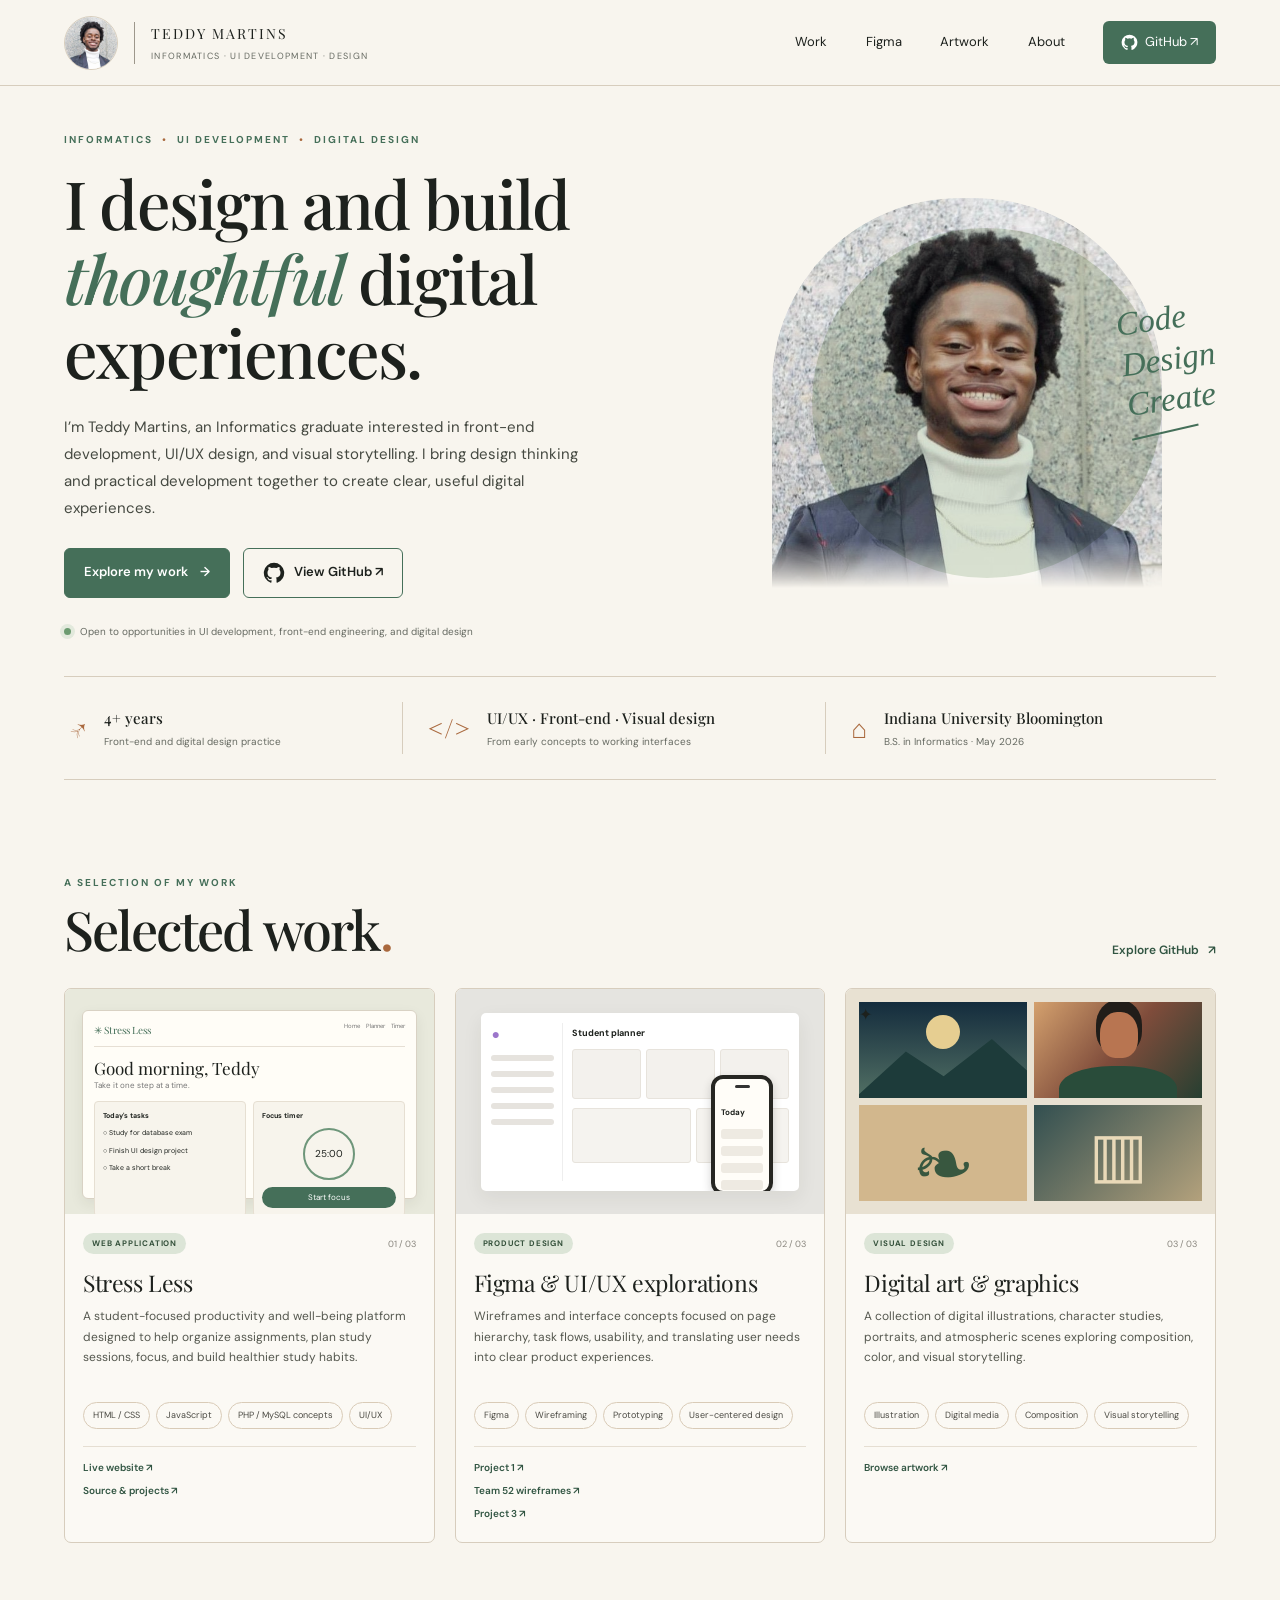
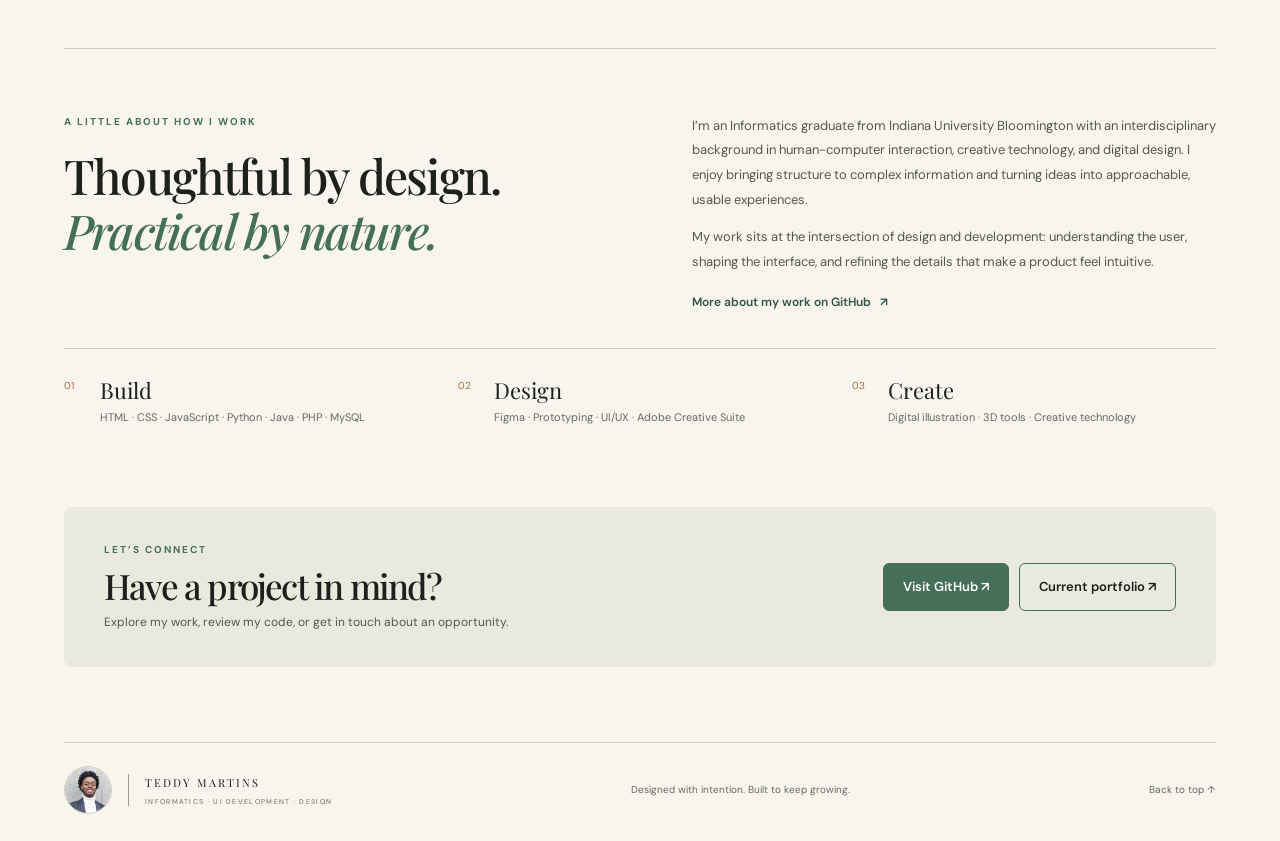
<file: index.html>
<!DOCTYPE html>
<html lang="en">

<head>
  <meta charset="UTF-8">
  <meta name="viewport" content="width=device-width, initial-scale=1.0">
  <meta name="description"
    content="Teddy Martins — Informatics graduate, UI developer, and digital designer. Explore web applications, Figma projects, and visual artwork.">
  <meta name="theme-color" content="#f8f5ee">
  <title>Teddy Martins | UI Development & Digital Design</title>
  <link rel="preconnect" href="https://fonts.googleapis.com">
  <link rel="preconnect" href="https://fonts.gstatic.com" crossorigin>
  <link
    href="https://fonts.googleapis.com/css2?family=DM+Sans:wght@400;500;600;700&family=Playfair+Display:ital,wght@0,500;0,600;0,700;1,500;1,600&display=swap"
    rel="stylesheet">
  <link rel="stylesheet" href="styles.css">
</head>

<body>
  <a class="skip-link" href="#main">Skip to content</a>
  <header class="site-header">
    <a class="brand" href="#top" aria-label="Teddy Martins home">
      <img class="brand-photo" src="teddy-headshot.jpg" alt="Teddy Martins headshot"><span class="brand-divider"></span>
      <span class="brand-name">TEDDY MARTINS<small>INFORMATICS · UI DEVELOPMENT · DESIGN</small></span>
    </a>
    <button class="menu-toggle" aria-expanded="false" aria-controls="site-nav">Menu <span
        aria-hidden="true">☰</span></button>
    <nav id="site-nav" class="site-nav" aria-label="Main navigation">
      <a href="#work">Work</a><a href="#design">Figma</a><a href="#artwork">Artwork</a><a href="#about">About</a>
      <a class="nav-cta" href="https://github.com/TeddyMartins" target="_blank" rel="noopener noreferrer"><svg
          class="github-icon nav-github-icon" aria-hidden="true" viewBox="0 0 24 24">
          <path fill="currentColor"
            d="M12 .9a11.1 11.1 0 0 0-3.51 21.63c.56.1.76-.24.76-.54v-2.08c-3.1.67-3.76-1.32-3.76-1.32-.51-1.3-1.24-1.65-1.24-1.65-1.01-.69.08-.68.08-.68 1.12.08 1.71 1.15 1.71 1.15.99 1.7 2.6 1.21 3.23.93.1-.72.39-1.21.71-1.49-2.47-.28-5.07-1.24-5.07-5.5 0-1.22.44-2.22 1.15-3-.12-.28-.5-1.42.11-2.96 0 0 .94-.3 3.05 1.15a10.6 10.6 0 0 1 5.55 0c2.11-1.45 3.05-1.15 3.05-1.15.61 1.54.23 2.68.11 2.96.72.78 1.15 1.78 1.15 3 0 4.27-2.6 5.21-5.08 5.49.4.35.76 1.02.76 2.06v3.09c0 .3.2.65.77.54A11.1 11.1 0 0 0 12 .9Z" />
        </svg> GitHub ↗</a>
    </nav>
  </header>

  <main id="main">
    <section class="hero section-wrap" id="top">
      <div class="hero-copy">
        <p class="eyebrow">INFORMATICS <span>•</span> UI DEVELOPMENT <span>•</span> DIGITAL DESIGN</p>
        <h1>I design and build <em>thoughtful</em> digital experiences.</h1>
        <p class="hero-intro">I’m Teddy Martins, an Informatics graduate interested in front-end development, UI/UX
          design, and visual storytelling. I bring design thinking and practical development together to create clear,
          useful digital experiences.</p>
        <div class="hero-actions">
          <a class="button button-primary" href="#work">Explore my work <span aria-hidden="true">→</span></a>
          <a class="button button-secondary" href="https://github.com/TeddyMartins" target="_blank"
            rel="noopener noreferrer"><svg class="github-icon" aria-hidden="true" viewBox="0 0 24 24">
              <path fill="currentColor"
                d="M12 .9a11.1 11.1 0 0 0-3.51 21.63c.56.1.76-.24.76-.54v-2.08c-3.1.67-3.76-1.32-3.76-1.32-.51-1.3-1.24-1.65-1.24-1.65-1.01-.69.08-.68.08-.68 1.12.08 1.71 1.15 1.71 1.15.99 1.7 2.6 1.21 3.23.93.1-.72.39-1.21.71-1.49-2.47-.28-5.07-1.24-5.07-5.5 0-1.22.44-2.22 1.15-3-.12-.28-.5-1.42.11-2.96 0 0 .94-.3 3.05 1.15a10.6 10.6 0 0 1 5.55 0c2.11-1.45 3.05-1.15 3.05-1.15.61 1.54.23 2.68.11 2.96.72.78 1.15 1.78 1.15 3 0 4.27-2.6 5.21-5.08 5.49.4.35.76 1.02.76 2.06v3.09c0 .3.2.65.77.54A11.1 11.1 0 0 0 12 .9Z" />
            </svg> View GitHub ↗</a>
        </div>
        <div class="hero-note"><span class="status-dot"></span> Open to opportunities in UI development, front-end
          engineering, and digital design</div>
      </div>
      <div class="hero-art" aria-label="Portrait of Teddy Martins">
        <div class="portrait-circle" aria-hidden="true"></div>
        <img class="hero-headshot" src="teddy-headshot.jpg"
          alt="Teddy Martins wearing a dark patterned blazer and white turtleneck">
        <p class="handwritten-note" aria-label="Code, Design, Create">Code<br>Design<br>Create<span></span></p>
      </div>
    </section>

    <section class="proof-strip section-wrap" aria-label="Professional highlights">
      <div class="proof-item"><span class="proof-icon">↗</span>
        <div><strong>4+ years</strong>
          <p>Front-end and digital design practice</p>
        </div>
      </div>
      <div class="proof-item"><span class="proof-icon">&lt;/&gt;</span>
        <div><strong>UI/UX · Front-end · Visual design</strong>
          <p>From early concepts to working interfaces</p>
        </div>
      </div>
      <div class="proof-item"><span class="proof-icon">⌂</span>
        <div><strong>Indiana University Bloomington</strong>
          <p>B.S. in Informatics · May 2026</p>
        </div>
      </div>
    </section>

    <section class="work-section section-wrap" id="work">
      <div class="section-heading">
        <div>
          <p class="eyebrow">A SELECTION OF MY WORK</p>
          <h2>Selected work<span class="heading-period">.</span></h2>
        </div><a class="text-link" href="https://github.com/TeddyMartins" target="_blank"
          rel="noopener noreferrer">Explore GitHub <span>↗</span></a>
      </div>
      <div class="project-grid">
        <article class="project-card project-stress">
          <a class="project-image stress-image" href="https://teddymartins.github.io/Stress-Less/" target="_blank"
            rel="noopener noreferrer" aria-label="Open Stress Less web application">
            <div class="mini-app">
              <div class="mini-app-header">✳ Stress Less <span>Home　Planner　Timer</span></div>
              <h3>Good morning, Teddy</h3>
              <p>Take it one step at a time.</p>
              <div class="mini-app-grid">
                <div><b>Today's tasks</b>
                  <p>○ Study for database exam</p>
                  <p>○ Finish UI design project</p>
                  <p>○ Take a short break</p>
                </div>
                <div><b>Focus timer</b>
                  <div class="small-ring">25:00</div><span class="mini-pill">Start focus</span>
                </div>
              </div>
              <div class="mini-moods">How are you feeling?　☺　☻　◉　☹</div>
            </div>
            <span class="image-link">Open live project ↗</span>
          </a>
          <div class="project-info">
            <div class="project-meta"><span class="category">WEB APPLICATION</span><span class="project-number">01 /
                03</span></div>
            <h3>Stress Less</h3>
            <p class="project-summary">A student-focused productivity and well-being platform designed to help organize
              assignments, plan study sessions, focus, and build healthier study habits.</p>
            <div class="project-tags"><span>HTML / CSS</span><span>JavaScript</span><span>PHP / MySQL
                concepts</span><span>UI/UX</span></div>
            <div class="project-links"><a href="https://teddymartins.github.io/Stress-Less/" target="_blank"
                rel="noopener noreferrer">Live website ↗</a><a href="https://github.com/TeddyMartins" target="_blank"
                rel="noopener noreferrer">Source & projects ↗</a></div>
          </div>
        </article>

        <article class="project-card" id="design">
          <a class="project-image design-image"
            href="https://www.figma.com/design/KIwtm28Q2ZvNXwKmXhsaLS/Team-52---Wireframes--Copy-?m=auto&t=tbq0WlHyM6s2VYtb-1"
            target="_blank" rel="noopener noreferrer" aria-label="Open Team 52 Stress Less Figma wireframes">
            <div class="figma-canvas">
              <div class="canvas-sidebar"><span class="figma-logo">●</span><i></i><i></i><i></i><i></i><i></i></div>
              <div class="canvas-main"><b>Student planner</b>
                <div class="canvas-cards"><span></span><span></span><span></span></div>
                <div class="canvas-bottom"><span></span><span></span></div>
              </div>
              <div class="phone-frame">
                <div class="phone-speaker"></div><b>Today</b><i></i><i></i><i></i><i></i><span></span>
              </div>
            </div>
            <span class="image-link">Open Figma file ↗</span>
          </a>
          <div class="project-info">
            <div class="project-meta"><span class="category">PRODUCT DESIGN</span><span class="project-number">02 /
                03</span></div>
            <h3>Figma & UI/UX explorations</h3>
            <p class="project-summary">Wireframes and interface concepts focused on page hierarchy, task flows,
              usability, and translating user needs into clear product experiences.</p>
            <div class="project-tags">
              <span>Figma</span><span>Wireframing</span><span>Prototyping</span><span>User-centered design</span>
            </div>
            <div class="project-links"><a
                href="https://www.figma.com/design/tKOO2TJh8nDJFchAICBuxO/W2D9?node-id=0-1&t=Ffo8T2M3y7QLvGzN-1"
                target="_blank" rel="noopener noreferrer">Project 1 ↗</a><a
                href="https://www.figma.com/design/KIwtm28Q2ZvNXwKmXhsaLS/Team-52---Wireframes--Copy-?m=auto&t=tbq0WlHyM6s2VYtb-1"
                target="_blank" rel="noopener noreferrer">Team 52 wireframes ↗</a><a
                href="https://www.figma.com/design/qGWSlTaXTmAdpBtK8gdPQg/W8-Starter-File--Copy-?node-id=0-1&t=gBZuAKVTyOfH0LMG-1"
                target="_blank" rel="noopener noreferrer">Project 3 ↗</a></div>
          </div>
        </article>

        <article class="project-card" id="artwork">
          <a class="project-image artwork-image" href="https://teddymartins.github.io/Portfolio/art.html"
            target="_blank" rel="noopener noreferrer" aria-label="Open digital art gallery">
            <div class="art-tile art-tile-moon"><span>✦</span>
              <div class="tile-moon"></div>
              <div class="tile-mountains"></div>
            </div>
            <div class="art-tile art-tile-portrait">
              <div class="tile-head"></div>
              <div class="tile-body"></div>
            </div>
            <div class="art-tile art-tile-leaves">❧</div>
            <div class="art-tile art-tile-window">▥</div>
            <span class="image-link">View art gallery ↗</span>
          </a>
          <div class="project-info">
            <div class="project-meta"><span class="category">VISUAL DESIGN</span><span class="project-number">03 /
                03</span></div>
            <h3>Digital art & graphics</h3>
            <p class="project-summary">A collection of digital illustrations, character studies, portraits, and
              atmospheric scenes exploring composition, color, and visual storytelling.</p>
            <div class="project-tags"><span>Illustration</span><span>Digital
                media</span><span>Composition</span><span>Visual storytelling</span></div>
            <div class="project-links"><a href="https://teddymartins.github.io/Portfolio/art.html" target="_blank"
                rel="noopener noreferrer">Browse artwork ↗</a></div>
          </div>
        </article>
      </div>
    </section>

    <section class="about-section section-wrap" id="about">
      <div class="about-intro">
        <p class="eyebrow">A LITTLE ABOUT HOW I WORK</p>
        <h2>Thoughtful by design.<br><em>Practical by nature.</em></h2>
      </div>
      <div class="about-body">
        <p>I’m an Informatics graduate from Indiana University Bloomington with an interdisciplinary background in
          human-computer interaction, creative technology, and digital design. I enjoy bringing structure to complex
          information and turning ideas into approachable, usable experiences.</p>
        <p>My work sits at the intersection of design and development: understanding the user, shaping the interface,
          and refining the details that make a product feel intuitive.</p><a class="text-link"
          href="https://github.com/TeddyMartins" target="_blank" rel="noopener noreferrer">More about my work on GitHub
          <span>↗</span></a>
      </div>
      <div class="skills-row">
        <div><span class="skill-index">01</span>
          <h3>Build</h3>
          <p>HTML · CSS · JavaScript · Python · Java · PHP · MySQL</p>
        </div>
        <div><span class="skill-index">02</span>
          <h3>Design</h3>
          <p>Figma · Prototyping · UI/UX · Adobe Creative Suite</p>
        </div>
        <div><span class="skill-index">03</span>
          <h3>Create</h3>
          <p>Digital illustration · 3D tools · Creative technology</p>
        </div>
      </div>
    </section>

    <section class="contact-section section-wrap">
      <div>
        <p class="eyebrow">LET’S CONNECT</p>
        <h2>Have a project in mind?</h2>
        <p>Explore my work, review my code, or get in touch about an opportunity.</p>
      </div>
      <div class="contact-actions"><a class="button button-primary" href="https://github.com/TeddyMartins"
          target="_blank" rel="noopener noreferrer">Visit GitHub ↗</a><a class="button button-secondary"
          href="https://teddymartins.github.io/Portfolio/" target="_blank" rel="noopener noreferrer">Current portfolio
          ↗</a></div>
    </section>
  </main>

  <footer class="site-footer section-wrap"><a class="brand footer-brand" href="#top"><img class="brand-photo"
        src="teddy-headshot.jpg" alt="Teddy Martins headshot"><span class="brand-divider"></span><span
        class="brand-name">TEDDY MARTINS<small>INFORMATICS · UI DEVELOPMENT · DESIGN</small></span></a>
    <p>Designed with intention. Built to keep growing.</p><a href="#top" class="back-top">Back to top ↑</a>
  </footer>
  <script src="script.js"></script>
</body>

</html>
</file>
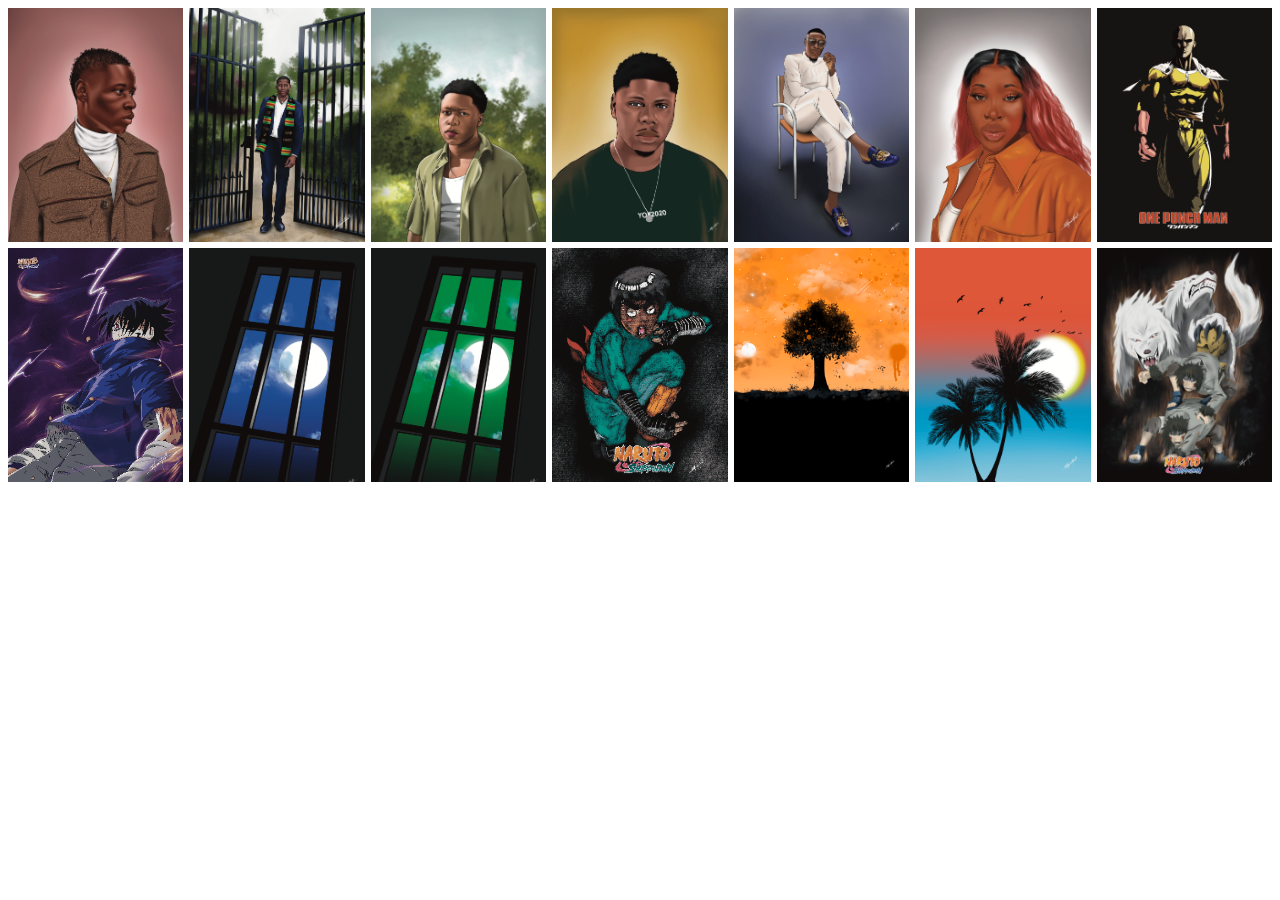
<file: art.html>
<!DOCTYPE html>
<html lang="en">

<head>
    <meta charset="UTF-8">
    <meta name="viewport" content="width=device-width, initial-scale=1">
    <title>My Pictures</title>
    <style>
        * {
            box-sizing: border-box;
        }

        body {
            margin: 0;
            padding: 8px;
            background: #fff;
        }

        /* 7 columns, rows are added automatically */
        .gallery {
            display: grid;
            grid-template-columns: repeat(7, 1fr);
            gap: 6px;
            /* the little gap between pictures */
        }

        .gallery img {
            width: 100%;
            aspect-ratio: 3 / 4;
            /* tall cells */
            object-fit: cover;
            /* fills each cell without stretching */
            display: block;
        }

        /* Fewer columns on smaller screens */
        @media (max-width: 900px) {
            .gallery {
                grid-template-columns: repeat(4, 1fr);
            }
        }

        @media (max-width: 500px) {
            .gallery {
                grid-template-columns: repeat(2, 1fr);
            }
        }
    </style>
</head>

<body>

    <div class="gallery">
        <img src="Art/portrait_1.jpeg" alt="ID_shot_of_a_man">
        <img src="Art/portrait_2.jpeg" alt="a_guy_standing_by_a_gate">
        <img src="Art/portrait_3.jpeg" alt="ID_shot_of_a_man">
        <img src="Art/picture_of_a_man.jpeg" alt="ID_shot_of_a_man">
        <img src="Art/picture_of_a_man1.jpeg" alt="ID_shot_of_a_man">
        <img src="Art/portrait_of_a_girl.jpeg" alt="portrait_of_a_girl">
        <img src="Art/saitama.jpeg" alt="anime_character">
        <img src="Art/Sasuke.png" alt="anime_character">
        <img src="Art/Window_View_Blue.PNG" alt="outside_view">
        <img src="Art/Window_View_Green.PNG" alt="outside_view">
        <img src="Art/rockLee.png" alt="rockLee_naruto">
        <img src="Art/IMG_1822.PNG" alt="isolated_tree">
        <img src="Art/IMG_1825.PNG" alt="two_trees_with_sky_and_moon">
        <img src="Art/kiba_and_akamaru.jpeg" alt="kiba_and_akamaru_naruto">
    </div>

</body>

</html>
</file>
<file: styles.css>
:root {
     --paper: #f8f5ee;
     --paper-deep: #eee8dc;
     --ink: #1d211d;
     --muted: #666a62;
     --green: #456f59;
     --green-dark: #315542;
     --green-pale: #dce5d7;
     --line: #d7cdbd;
     --rust: #a9683d;
     --serif: "Playfair Display", Georgia, serif;
     --sans: "DM Sans", Arial, sans-serif
 }

 * {
     box-sizing: border-box
 }

 html {
     scroll-behavior: smooth;
     scroll-padding-top: 95px
 }

 body {
     margin: 0;
     background: var(--paper);
     color: var(--ink);
     font-family: var(--sans);
     line-height: 1.6
 }

 a {
     color: inherit
 }

 a:focus-visible,
 button:focus-visible {
     outline: 3px solid #ad7647;
     outline-offset: 4px
 }

 .skip-link {
     position: absolute;
     left: -999px;
     top: 8px;
     background: white;
     padding: 10px;
     z-index: 99
 }

 .skip-link:focus {
     left: 10px
 }

 .site-header {
     height: 86px;
     padding: 0 clamp(22px, 5vw, 72px);
     display: flex;
     align-items: center;
     justify-content: space-between;
     border-bottom: 1px solid var(--line);
     gap: 25px;
     background: rgba(248, 245, 238, .96);
     position: sticky;
     top: 0;
     z-index: 20;
     backdrop-filter: blur(12px)
 }

 .brand {
     display: flex;
     align-items: center;
     gap: 16px;
     text-decoration: none;
     min-width: max-content
 }

 .brand-mark {
     font-family: var(--serif);
     font-size: 38px;
     line-height: 1;
     color: var(--green);
     letter-spacing: -7px;
     padding-right: 6px
 }

 .brand-divider {
     height: 42px;
     width: 1px;
     background: #9d978b
 }

 .brand-name {
     font-family: var(--serif);
     font-size: 14px;
     letter-spacing: 2px
 }

 .brand-name small {
     display: block;
     font: 9px var(--sans);
     letter-spacing: 1.3px;
     color: var(--muted);
     margin-top: 5px
 }

 .site-nav {
     display: flex;
     align-items: center;
     gap: clamp(16px, 3vw, 42px)
 }

 .site-nav a {
     text-decoration: none;
     font-size: 13px
 }

 .site-nav a:not(.nav-cta):hover,
 .text-link:hover {
     color: var(--green)
 }

 .nav-cta {
     padding: 11px 18px;
     border-radius: 6px;
     background: var(--green);
     color: white
 }

 .menu-toggle {
     display: none;
     background: none;
     border: 1px solid var(--line);
     padding: 9px 12px;
     border-radius: 6px;
     font: inherit
 }

 .section-wrap {
     width: min(1200px, 90%);
     margin-inline: auto
 }

 .hero {
     min-height: 560px;
     display: grid;
     grid-template-columns: 1.02fr 1fr;
     align-items: center;
     gap: 3.5%;
     padding-top: 68px;
     padding-bottom: 64px
 }

 .eyebrow {
     font-size: 10px;
     letter-spacing: 2px;
     font-weight: 700;
     color: var(--green);
     margin: 0 0 18px
 }

 .eyebrow span {
     padding: 0 5px;
     color: var(--rust)
 }

 h1,
 h2,
 h3,
 p {
     margin-top: 0
 }

 h1,
 h2 {
     font-family: var(--serif);
     font-weight: 500;
     letter-spacing: -1.8px
 }

 h1 {
     font-size: clamp(42px, 5.2vw, 69px);
     line-height: 1.12;
     margin-bottom: 24px;
     max-width: 620px
 }

 h1 em,
 h2 em {
     color: var(--green);
     font-weight: 500
 }

 .hero-intro {
     max-width: 520px;
     font-size: 15px;
     line-height: 1.8;
     color: #454941
 }

 .hero-actions {
     display: flex;
     gap: 13px;
     flex-wrap: wrap;
     margin-top: 26px
 }

 .button {
     display: inline-flex;
     align-items: center;
     justify-content: center;
     gap: 12px;
     padding: 13px 19px;
     border: 1px solid var(--green);
     border-radius: 6px;
     text-decoration: none;
     font-size: 13px;
     font-weight: 600;
     transition: transform .2s, background .2s
 }

 .button:hover {
     transform: translateY(-2px)
 }

 .button-primary {
     background: var(--green);
     color: white
 }

 .button-primary:hover {
     background: var(--green-dark)
 }

 .button-secondary {
     background: transparent;
     color: var(--ink)
 }

 .github-mark {
     font-size: 19px
 }

 .hero-note {
     display: flex;
     align-items: center;
     gap: 9px;
     margin-top: 26px;
     color: var(--muted);
     font-size: 10px
 }

 .status-dot {
     width: 7px;
     height: 7px;
     border-radius: 50%;
     background: #6c9b70;
     box-shadow: 0 0 0 4px #e2e9dc
 }

 .hero-art {
     position: relative;
     min-height: 410px;
     isolation: isolate
 }

 .browser-window {
     position: absolute;
     top: 48px;
     left: 2%;
     width: 75%;
     height: 270px;
     background: #fffdf8;
     border: 1px solid #d8d0c2;
     border-radius: 9px;
     overflow: hidden;
     box-shadow: 0 20px 45px #52422b19;
     z-index: 2
 }

 .window-bar {
     height: 24px;
     background: #41634e;
     display: flex;
     align-items: center;
     gap: 4px;
     padding: 0 10px;
     color: #e5eee4;
     font-size: 8px
 }

 .window-bar i {
     width: 5px;
     height: 5px;
     border-radius: 50%;
     background: #e2a477
 }

 .window-bar span {
     margin-left: 9px
 }

 .mock-content {
     padding: 16px 17px
 }

 .mock-brand {
     font-family: var(--serif);
     font-size: 13px;
     color: var(--green);
     border-bottom: 1px solid #e6dfd4;
     padding-bottom: 10px
 }

 .mock-brand small {
     float: right;
     font: 7px var(--sans);
     color: #777
 }

 .mock-content h3 {
     font: 17px var(--serif);
     margin: 14px 0 0
 }

 .mock-content p {
     font-size: 9px;
     color: #777;
     margin: 2px 0 10px
 }

 .mock-panels {
     display: grid;
     grid-template-columns: 1fr 1fr;
     gap: 9px
 }

 .mock-panels>div {
     background: #f8f5ee;
     border: 1px solid #e5ddd0;
     padding: 10px;
     border-radius: 5px;
     font-size: 9px
 }

 .mock-panels p {
     margin: 7px 0
 }

 .timer-ring {
     border: 2px solid #8aa48a;
     border-radius: 50%;
     width: 60px;
     height: 60px;
     display: grid;
     place-items: center;
     margin: 9px auto;
     font-size: 11px
 }

 .mini-pill {
     display: block;
     background: var(--green);
     color: white;
     border-radius: 20px;
     padding: 4px 7px;
     text-align: center;
     font-size: 8px
 }

 .mood-row {
     margin-top: 9px;
     padding: 9px;
     background: #f1eee5;
     font-size: 8px;
     border-radius: 4px
 }

 .mood-row span {
     float: right;
     color: var(--green)
 }

 .figma-preview {
     position: absolute;
     right: 0;
     top: 26px;
     width: 38%;
     height: 195px;
     background: #fff;
     border: 1px solid #ded6ca;
     border-radius: 7px;
     box-shadow: 0 12px 28px #453e321b;
     transform: rotate(3deg);
     z-index: 1;
     padding: 10px
 }

 .figma-top {
     display: flex;
     justify-content: space-between;
     font-size: 9px;
     border-bottom: 1px solid #eee;
     padding-bottom: 8px
 }

 .figma-dot {
     width: 9px;
     height: 9px;
     border-radius: 50%;
     background: #a87bd4
 }

 .wireframe {
     display: grid;
     grid-template-columns: 25% 1fr 1fr;
     gap: 5px;
     height: 112px;
     padding-top: 10px
 }

 .wireframe aside {
     background: #f0ece5
 }

 .wireframe div {
     display: flex;
     flex-direction: column;
     gap: 5px
 }

 .wireframe i {
     display: block;
     height: 20px;
     background: #f4f1eb;
     border: 1px solid #e7e1d8;
     border-radius: 2px
 }

 .figma-preview p {
     font-size: 8px;
     color: #777;
     margin-top: 5px
 }

 .art-preview {
     position: absolute;
     overflow: hidden;
     border: 5px solid #fffdf7;
     box-shadow: 0 8px 25px #3d302019
 }

 .art-moon {
     width: 142px;
     height: 130px;
     right: 12%;
     bottom: 32px;
     background: linear-gradient(#142b3b, #203e47 65%, #bd9e69);
     z-index: 3
 }

 .moon {
     position: absolute;
     top: 18px;
     left: 47px;
     width: 38px;
     height: 38px;
     background: #e8d59d;
     border-radius: 50%;
     box-shadow: 0 0 18px #e8d59d55
 }

 .mountain {
     position: absolute;
     bottom: 25px;
     width: 130px;
     height: 90px;
     background: #1b3a3c;
     clip-path: polygon(0 100%, 48% 5%, 100% 100%)
 }

 .mountain.two {
     left: 44px;
     height: 68px;
     background: #31534b
 }

 .lake {
     position: absolute;
     bottom: 0;
     height: 30px;
     width: 100%;
     background: linear-gradient(160deg, #b89b65, #496b66)
 }

 .art-moon>span {
     position: absolute;
     right: 18px;
     top: 12px;
     color: #fff3d1
 }

 .art-portrait {
     width: 104px;
     height: 142px;
     right: 0;
     bottom: 8px;
     background: linear-gradient(140deg, #d4a16e, #a66c46 45%, #233c32);
     z-index: 4
 }

 .portrait-face {
     position: absolute;
     left: 34px;
     top: 30px;
     width: 38px;
     height: 50px;
     border-radius: 45% 45% 40% 40%;
     background: #b87551;
     transform: rotate(-9deg)
 }

 .portrait-hair {
     position: absolute;
     left: 25px;
     top: 17px;
     width: 52px;
     height: 53px;
     border-radius: 48% 50% 20% 25%;
     background: #211d19;
     z-index: 1
 }

 .portrait-neck {
     position: absolute;
     left: 43px;
     top: 70px;
     width: 20px;
     height: 35px;
     background: #a96547
 }

 .portrait-leaf {
     position: absolute;
     bottom: -10px;
     left: -5px;
     width: 55px;
     height: 75px;
     border-radius: 100% 0;
     background: #365b42;
     transform: rotate(-30deg)
 }

 .floating-tag {
     position: absolute;
     left: 9%;
     bottom: 5px;
     background: #fffdf8;
     border: 1px solid var(--line);
     padding: 9px 13px;
     border-radius: 5px;
     font-size: 10px;
     box-shadow: 0 5px 18px #3d302012;
     z-index: 5
 }

 .floating-tag span {
     color: var(--rust);
     padding: 0 5px
 }

 .proof-strip {
     display: grid;
     grid-template-columns: 1fr 1.25fr 1.15fr;
     border-top: 1px solid var(--line);
     border-bottom: 1px solid var(--line);
     padding: 25px 0;
     margin-bottom: 95px
 }

 .proof-item {
     display: flex;
     align-items: center;
     gap: 17px;
     padding: 4px 25px;
     border-right: 1px solid var(--line)
 }

 .proof-item:first-child {
     padding-left: 5px
 }

 .proof-item:last-child {
     border: 0
 }

 .proof-icon {
     font-family: var(--serif);
     font-size: 26px;
     color: var(--rust)
 }

 .proof-item strong {
     font-family: var(--serif);
     font-weight: 500;
     font-size: 15px
 }

 .proof-item p {
     margin: 3px 0 0;
     color: var(--muted);
     font-size: 10px
 }

 .work-section {
     padding-bottom: 105px
 }

 .section-heading {
     display: flex;
     align-items: end;
     justify-content: space-between;
     margin-bottom: 28px
 }

 .section-heading .eyebrow {
     margin-bottom: 7px
 }

 h2 {
     font-size: clamp(37px, 4.5vw, 54px);
     line-height: 1.15;
     margin-bottom: 0
 }

 .heading-period {
     color: var(--rust)
 }

 .text-link {
     color: var(--green-dark);
     font-size: 12px;
     text-decoration: none;
     font-weight: 600
 }

 .text-link span {
     margin-left: 6px
 }

 .project-grid {
     display: grid;
     grid-template-columns: repeat(3, minmax(0, 1fr));
     gap: 20px;
     align-items: stretch
 }

 .project-card {
     border: 1px solid var(--line);
     border-radius: 7px;
     overflow: hidden;
     background: #fbf9f4;
     transition: transform .2s, box-shadow .2s
 }

 .project-card:hover {
     transform: translateY(-4px);
     box-shadow: 0 12px 28px #42352212
 }

 .project-image {
     height: 225px;
     display: block;
     position: relative;
     overflow: hidden;
     text-decoration: none;
     background: #e8e4d9
 }

 .stress-image {
     padding: 18px 17px;
     background: #e8e9dc
 }

 .mini-app {
     height: 100%;
     padding: 11px;
     background: #fffdf7;
     border: 1px solid #d9d2c4;
     border-radius: 6px;
     box-shadow: 0 5px 14px #2f2c2012;
     transform: translateY(3px)
 }

 .mini-app-header {
     font-family: var(--serif);
     font-size: 10px;
     color: var(--green);
     border-bottom: 1px solid #e6dfd4;
     padding-bottom: 8px
 }

 .mini-app-header span {
     float: right;
     font: 6px var(--sans);
     color: #777
 }

 .mini-app h3 {
     font: 17px var(--serif);
     margin: 10px 0 0
 }

 .mini-app>p {
     font-size: 8px;
     color: #777;
     margin: 0 0 9px
 }

 .mini-app-grid {
     display: grid;
     grid-template-columns: 1fr 1fr;
     gap: 7px
 }

 .mini-app-grid>div {
     padding: 8px;
     background: #f7f4ec;
     border: 1px solid #e6dfd2;
     border-radius: 4px;
     font-size: 7px
 }

 .mini-app-grid p {
     font-size: 7px;
     margin: 6px 0
 }

 .small-ring {
     width: 52px;
     height: 52px;
     border: 2px solid #6e967a;
     border-radius: 50%;
     display: grid;
     place-items: center;
     margin: 7px auto;
     font-size: 10px
 }

 .mini-moods {
     margin-top: 8px;
     background: #efede5;
     padding: 8px;
     font-size: 7px
 }

 .image-link {
     position: absolute;
     bottom: 10px;
     right: 10px;
     background: #fffdf4eF;
     border: 1px solid #d6cdbd;
     padding: 6px 9px;
     border-radius: 4px;
     font-size: 9px;
     color: var(--green-dark);
     opacity: 0;
     transform: translateY(4px);
     transition: .2s
 }

 .project-image:hover .image-link,
 .project-image:focus-visible .image-link {
     opacity: 1;
     transform: translateY(0)
 }

 .design-image {
     background: #e5e4e0;
     display: grid;
     place-items: center
 }

 .figma-canvas {
     position: relative;
     width: 86%;
     height: 79%;
     background: #fff;
     border-radius: 5px;
     display: grid;
     grid-template-columns: 24% 1fr;
     box-shadow: 0 7px 20px #30271a12;
     overflow: hidden;
     padding: 10px;
     gap: 9px
 }

 .canvas-sidebar {
     display: flex;
     flex-direction: column;
     gap: 10px;
     border-right: 1px solid #eee;
     padding-right: 8px
 }

 .figma-logo {
     color: #9c76cb;
     font-size: 14px
 }

 .canvas-sidebar i {
     height: 6px;
     background: #e6e3de;
     border-radius: 4px
 }

 .canvas-main {
     padding-top: 3px;
     font-size: 9px
 }

 .canvas-cards {
     display: grid;
     grid-template-columns: repeat(3, 1fr);
     gap: 5px;
     margin: 9px 0
 }

 .canvas-cards span {
     height: 50px;
     background: #f3f1ed;
     border: 1px solid #e7e3dc;
     border-radius: 3px
 }

 .canvas-bottom {
     display: grid;
     grid-template-columns: 1.3fr 1fr;
     gap: 5px
 }

 .canvas-bottom span {
     height: 55px;
     background: #f5f3ef;
     border: 1px solid #e7e3dc;
     border-radius: 3px
 }

 .phone-frame {
     position: absolute;
     right: 8%;
     bottom: -4px;
     width: 62px;
     height: 120px;
     border: 4px solid #262622;
     border-radius: 12px;
     background: #fffdf8;
     padding: 18px 6px 7px;
     box-shadow: 0 4px 10px #2223
 }

 .phone-speaker {
     position: absolute;
     top: 6px;
     left: 20px;
     width: 15px;
     height: 3px;
     border-radius: 3px;
     background: #333
 }

 .phone-frame b {
     font-size: 8px
 }

 .phone-frame i {
     display: block;
     height: 10px;
     background: #eeeae2;
     border-radius: 3px;
     margin-top: 7px
 }

 .phone-frame span {
     display: block;
     height: 13px;
     background: #55775e;
     border-radius: 4px;
     margin-top: 10px
 }

 .artwork-image {
     padding: 13px;
     display: grid;
     grid-template-columns: 1fr 1fr;
     grid-template-rows: 1fr 1fr;
     gap: 7px;
     background: #e8e1d2
 }

 .art-tile {
     position: relative;
     overflow: hidden;
     min-height: 80px
 }

 .art-tile-moon {
     background: linear-gradient(#142c3d, #527064)
 }

 .tile-moon {
     position: absolute;
     width: 34px;
     height: 34px;
     top: 13px;
     left: calc(50% - 17px);
     background: #e6ce91;
     border-radius: 50%
 }

 .tile-mountains {
     position: absolute;
     bottom: -3px;
     left: -8px;
     width: 125%;
     height: 65%;
     background: #1d3b3a;
     clip-path: polygon(0 100%, 26% 20%, 44% 60%, 67% 0, 100% 100%)
 }

 .art-tile-portrait {
     background: linear-gradient(130deg, #d4a16e, #7f4c3b, #263f31)
 }

 .tile-head {
     position: absolute;
     top: 10px;
     left: calc(50% - 18px);
     width: 38px;
     height: 46px;
     background: #b87551;
     border-radius: 45% 45% 40% 40%;
     box-shadow: 0 -8px 0 4px #211d19
 }

 .tile-body {
     position: absolute;
     bottom: -18px;
     left: 15%;
     width: 70%;
     height: 50px;
     background: #294c3a;
     border-radius: 45% 45% 0 0
 }

 .art-tile-leaves {
     background: #d2b78d;
     color: #38573f;
     font-size: 75px;
     display: grid;
     place-items: center
 }

 .art-tile-window {
     background: linear-gradient(135deg, #324f50, #b3a17c);
     display: grid;
     place-items: center;
     font-size: 62px;
     color: #e9d9b8
 }

 .project-info {
     padding: 19px 18px 20px
 }

 .project-meta {
     display: flex;
     justify-content: space-between;
     align-items: center
 }

 .category {
     background: var(--green-pale);
     color: #34513b;
     border-radius: 30px;
     padding: 4px 9px;
     font-size: 8px;
     font-weight: 700;
     letter-spacing: .8px
 }

 .project-number {
     font-size: 9px;
     color: #89867e
 }

 .project-info h3 {
     font: 23px var(--serif);
     margin: 13px 0 8px;
     letter-spacing: -.4px
 }

 .project-summary {
     font-size: 12px;
     line-height: 1.7;
     color: #55584f;
     min-height: 81px;
     margin-bottom: 15px
 }

 .project-tags {
     display: flex;
     flex-wrap: wrap;
     gap: 6px;
     margin-bottom: 17px
 }

 .project-tags span {
     border: 1px solid #d9cbb7;
     border-radius: 30px;
     padding: 5px 9px;
     font-size: 9px;
     color: #4b4a43
 }

 .project-links {
     display: flex;
     flex-direction: column;
     align-items: flex-start;
     gap: 7px;
     border-top: 1px solid #e5ded2;
     padding-top: 13px
 }

 .project-links a {
     font-size: 10px;
     text-decoration: none;
     color: var(--green-dark);
     font-weight: 600
 }

 .project-links a:hover {
     text-decoration: underline
 }

 .about-section {
     padding: 65px 0 80px;
     border-top: 1px solid var(--line);
     display: grid;
     grid-template-columns: 1fr 1fr;
     column-gap: 9%;
     row-gap: 35px
 }

 .about-intro h2 {
     font-size: clamp(35px, 4vw, 48px)
 }

 .about-body p {
     font-size: 13px;
     color: #55584f;
     line-height: 1.9
 }

 .about-body .text-link {
     display: inline-block;
     margin-top: 5px
 }

 .skills-row {
     grid-column: 1/-1;
     display: grid;
     grid-template-columns: repeat(3, 1fr);
     gap: 30px;
     border-top: 1px solid var(--line);
     padding-top: 26px
 }

 .skills-row>div {
     position: relative;
     padding-left: 36px
 }

 .skill-index {
     position: absolute;
     left: 0;
     top: 3px;
     color: var(--rust);
     font-size: 10px
 }

 .skills-row h3 {
     font: 22px var(--serif);
     margin-bottom: 4px
 }

 .skills-row p {
     font-size: 11px;
     color: var(--muted);
     margin: 0
 }

 .contact-section {
     margin-bottom: 75px;
     padding: 35px 40px;
     background: #e9e9dd;
     border-radius: 8px;
     display: flex;
     align-items: center;
     justify-content: space-between;
     gap: 30px
 }

 .contact-section .eyebrow {
     margin-bottom: 8px
 }

 .contact-section h2 {
     font-size: 35px;
     margin-bottom: 7px
 }

 .contact-section p:not(.eyebrow) {
     font-size: 12px;
     color: #55584f;
     margin-bottom: 0
 }

 .contact-actions {
     display: flex;
     gap: 10px;
     flex-wrap: wrap
 }

 .contact-actions .button {
     white-space: nowrap
 }

 .site-footer {
     border-top: 1px solid var(--line);
     padding: 23px 0 27px;
     display: flex;
     align-items: center;
     justify-content: space-between;
     gap: 20px
 }

 .footer-brand .brand-mark {
     font-size: 30px
 }

 .footer-brand .brand-divider {
     height: 32px
 }

 .footer-brand .brand-name {
     font-size: 11px
 }

 .footer-brand .brand-name small {
     font-size: 7px
 }

 .site-footer p,
 .back-top {
     font-size: 10px;
     color: var(--muted);
     margin: 0
 }

 .back-top {
     text-decoration: none
 }

 @media(min-width:1300px) {
     .hero {
         min-height: 600px
     }

     .hero-art {
         transform: scale(1.04);
         transform-origin: center right
     }
 }

 @media(max-width:900px) {
     .hero {
         grid-template-columns: 1fr;
         padding-top: 60px;
         gap: 25px
     }

     .hero-copy {
         max-width: 700px
     }

     .hero-art {
         width: min(580px, 100%);
         margin: 0 auto;
         min-height: 390px
     }

     .proof-strip {
         margin-bottom: 70px
     }

     .proof-item {
         padding: 4px 14px
     }

     .proof-item strong {
         font-size: 13px
     }

     .project-grid {
         gap: 12px
     }

     .project-image {
         height: 190px
     }

     .project-info {
         padding: 15px
     }

     .project-info h3 {
         font-size: 20px
     }

     .project-summary {
         min-height: 105px
     }

     .project-tags span {
         font-size: 8px
     }

     .contact-section {
         padding: 28px
     }

     .contact-actions {
         max-width: 240px
     }
 }

 @media(max-width:680px) {
     .site-header {
         height: 72px;
         padding: 0 5%;
     }

     .brand {
         gap: 10px
     }

     .brand-mark {
         font-size: 32px
     }

     .brand-divider {
         height: 34px
     }

     .brand-name {
         font-size: 11px;
         letter-spacing: 1.4px
     }

     .brand-name small {
         font-size: 7px;
         letter-spacing: .7px
     }

     .menu-toggle {
         display: block
     }

     .site-nav {
         display: none;
         position: absolute;
         left: 0;
         right: 0;
         top: 71px;
         background: var(--paper);
         border-bottom: 1px solid var(--line);
         padding: 18px 5% 22px;
         flex-direction: column;
         align-items: stretch;
         gap: 17px
     }

     .site-nav.open {
         display: flex
     }

     .site-nav a {
         padding: 5px
     }

     .site-nav .nav-cta {
         text-align: center
     }

     .section-wrap {
         width: 90%
     }

     .hero {
         padding-top: 48px;
         padding-bottom: 38px;
         min-height: 0
     }

     .eyebrow {
         font-size: 9px;
         letter-spacing: 1.5px
     }

     h1 {
         font-size: 44px
     }

     .hero-intro {
         font-size: 14px
     }

     .hero-art {
         min-height: 330px;
         transform: scale(.96);
         transform-origin: top center;
         margin-bottom: -12px
     }

     .browser-window {
         top: 43px;
         height: 245px;
         width: 79%;
         left: 0
     }

     .mock-content {
         padding: 12px
     }

     .mock-content h3 {
         font-size: 15px
     }

     .figma-preview {
         width: 36%;
         height: 155px;
         top: 24px
     }

     .wireframe {
         height: 80px
     }

     .art-moon {
         width: 115px;
         height: 105px;
         right: 13%;
         bottom: 18px
     }

     .art-portrait {
         width: 82px;
         height: 112px;
         bottom: 0
     }

     .floating-tag {
         left: 0;
         bottom: 0;
         font-size: 9px
     }

     .proof-strip {
         grid-template-columns: 1fr;
         gap: 0;
         margin-bottom: 65px;
         padding: 8px 0
     }

     .proof-item,
     .proof-item:first-child {
         padding: 15px 5px;
         border-right: 0;
         border-bottom: 1px solid var(--line)
     }

     .proof-item:last-child {
         border-bottom: 0
     }

     .proof-item strong {
         font-size: 14px
     }

     .proof-item p {
         font-size: 10px
     }

     .section-heading {
         align-items: flex-start;
         gap: 12px
     }

     .section-heading h2 {
         font-size: 39px
     }

     .section-heading .text-link {
         margin-top: 23px;
         white-space: nowrap;
         font-size: 10px
     }

     .project-grid {
         grid-template-columns: 1fr;
         gap: 18px
     }

     .project-image {
         height: 245px
     }

     .project-info {
         padding: 19px
     }

     .project-info h3 {
         font-size: 24px
     }

     .project-summary {
         min-height: 0;
         font-size: 13px
     }

     .project-tags span {
         font-size: 9px
     }

     .project-links {
         flex-direction: row;
         flex-wrap: wrap;
         gap: 12px
     }

     .about-section {
         grid-template-columns: 1fr;
         gap: 20px;
         padding: 48px 0 55px
     }

     .about-intro h2 {
         font-size: 39px
     }

     .about-body p {
         font-size: 13px
     }

     .skills-row {
         grid-template-columns: 1fr;
         gap: 20px;
         padding-top: 22px
     }

     .skills-row>div {
         padding-left: 34px
     }

     .contact-section {
         display: block;
         padding: 27px 22px;
         margin-bottom: 50px
     }

     .contact-section h2 {
         font-size: 31px
     }

     .contact-actions {
         max-width: none;
         margin-top: 20px
     }

     .contact-actions .button {
         flex: 1;
         padding: 11px 10px;
         font-size: 11px
     }

     .site-footer {
         flex-wrap: wrap
     }

     .site-footer p {
         order: 3;
         width: 100%
     }

     .back-top {
         margin-left: auto
     }
 }

 @media(prefers-reduced-motion:reduce) {
     html {
         scroll-behavior: auto
     }

     *,
     *::before,
     *::after {
         transition: none !important;
         animation: none !important
     }
 }

 /* Profile photo replaces the TM monogram in the header and footer. */
 .brand-photo {
     width: 54px;
     height: 54px;
     object-fit: cover;
     object-position: center 35%;
     border-radius: 50%;
     border: 1px solid #d7cdbd;
     display: block;
     flex: 0 0 auto
 }

 .footer-brand .brand-photo {
     width: 48px;
     height: 48px
 }

 @media(max-width:680px) {
     .brand-photo {
         width: 43px;
         height: 43px
     }

     .footer-brand .brand-photo {
         width: 40px;
         height: 40px
     }
 }

 /* Update: real headshot on the right and official-style GitHub icon */
 .github-icon {
     width: 22px;
     height: 22px;
     display: inline-block;
     flex: none;
     vertical-align: middle
 }

 .button-secondary {
     gap: 9px
 }

 .nav-github-icon {
     width: 17px;
     height: 17px
 }

 .nav-cta {
     display: inline-flex;
     align-items: center;
     gap: 7px
 }

 .hero {
     grid-template-columns: 1.03fr .97fr;
     gap: 2.5%;
     min-height: 490px;
     padding-top: 46px;
     padding-bottom: 36px
 }

 .hero-art {
     min-height: 405px;
     display: flex;
     align-items: flex-end;
     justify-content: center;
     overflow: visible
 }

 .portrait-circle {
     position: absolute;
     width: min(78%, 350px);
     height: 350px;
     right: 10%;
     top: 45px;
     border-radius: 50%;
     background: #d8e0d0;
     z-index: -1
 }

 .hero-headshot {
     position: absolute;
     bottom: 0;
     right: 10%;
     width: min(78%, 390px);
     height: 390px;
     object-fit: cover;
     object-position: center 23%;
     border-radius: 48% 48% 0 0;
     mix-blend-mode: multiply;
     mask-image: linear-gradient(to bottom, black 0%, black 88%, transparent 100%);
     -webkit-mask-image: linear-gradient(to bottom, black 0%, black 88%, transparent 100%)
 }

 .handwritten-note {
     position: absolute;
     right: 0;
     top: 115px;
     color: var(--green);
     font-family: cursive;
     font-size: clamp(23px, 2.6vw, 34px);
     font-style: italic;
     line-height: 1.22;
     transform: rotate(-8deg);
     z-index: 3
 }

 .handwritten-note span {
     display: block;
     width: 68px;
     border-bottom: 2px solid var(--green);
     margin-top: 10px;
     transform: rotate(-5deg)
 }

 @media(max-width:900px) {
     .hero {
         grid-template-columns: 1fr;
         gap: 12px
     }

     .hero-art {
         width: min(560px, 100%);
         min-height: 385px
     }

     .hero-headshot {
         right: 12%;
         width: min(72%, 365px);
         height: 365px
     }

     .portrait-circle {
         right: 13%;
         width: min(72%, 325px);
         height: 325px
     }

     .handwritten-note {
         right: 2%;
         top: 95px
     }
 }

 @media(max-width:680px) {
     .hero-art {
         min-height: 310px
     }

     .hero-headshot {
         height: 310px;
         width: min(75%, 300px);
         right: 12%
     }

     .portrait-circle {
         height: 270px;
         width: 270px;
         right: 12%;
         top: 25px
     }

     .handwritten-note {
         font-size: 23px;
         right: 0;
         top: 65px
     }

     .github-icon {
         width: 19px;
         height: 19px
     }
 }
</file>
